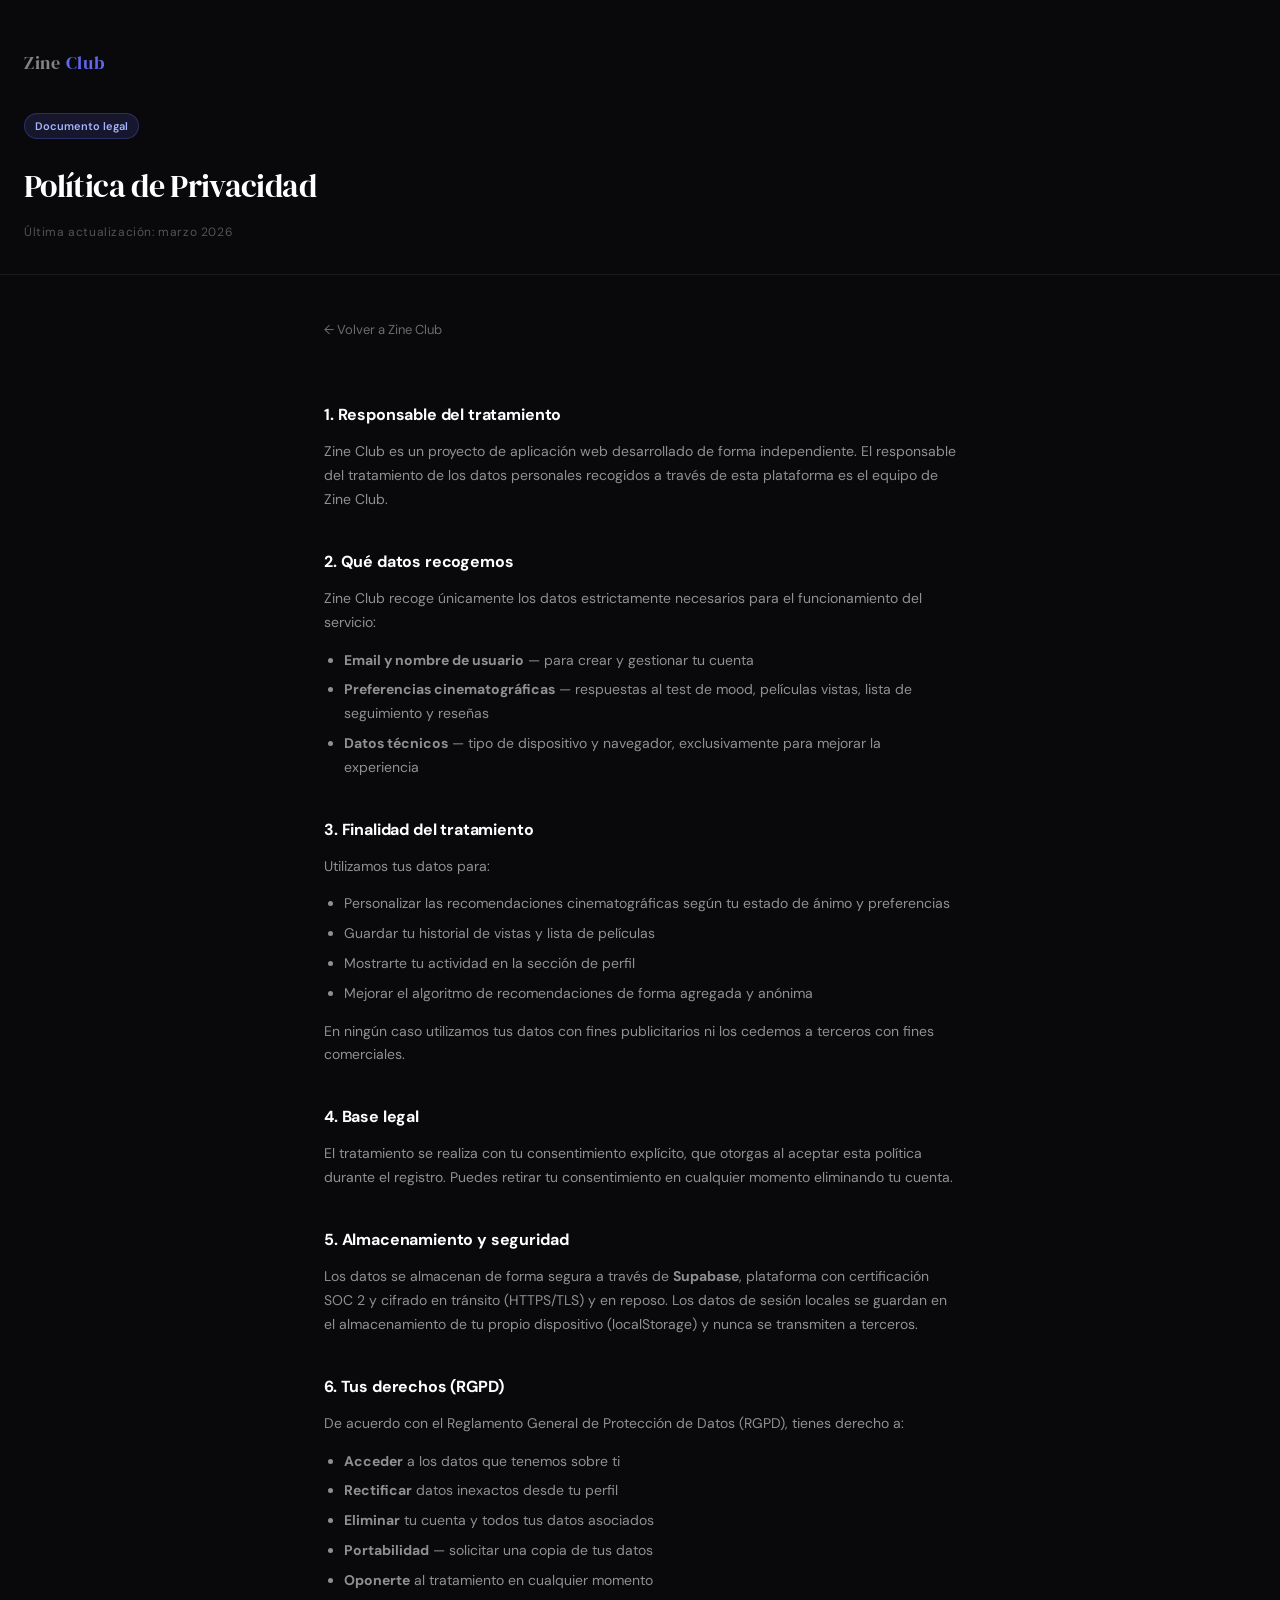
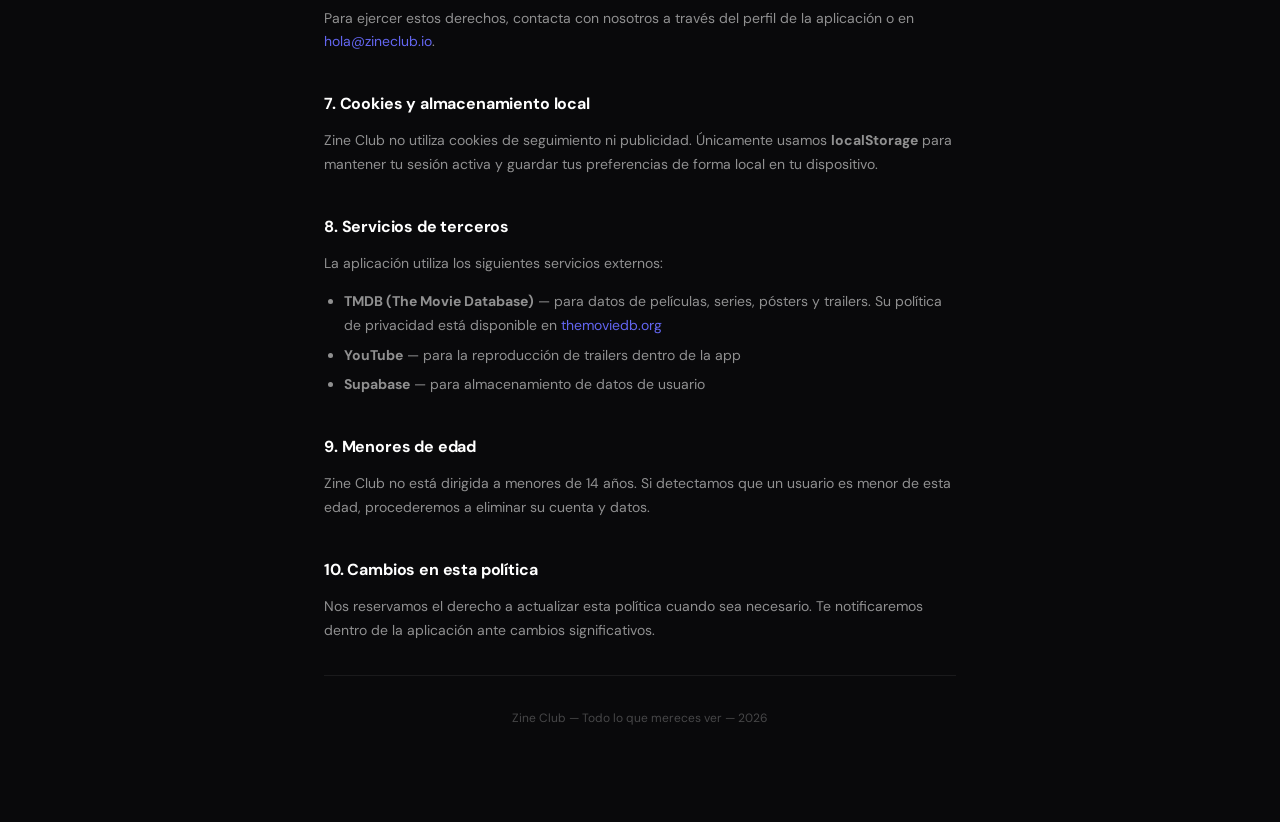
<file: legal.html>
<!DOCTYPE html>
<html lang="es">
<head>
  <meta charset="UTF-8"/>
  <meta name="viewport" content="width=device-width,initial-scale=1"/>
  <title>Política de Privacidad — Zine Club</title>
  <link rel="icon" href="icon-192.png"/>
  <style>
    *{margin:0;padding:0;box-sizing:border-box;}
    body{background:#09090b;color:#e4e4e7;font-family:'DM Sans','Helvetica Neue',sans-serif;line-height:1.7;padding:0 0 80px;}
    header{padding:48px 24px 32px;border-bottom:1px solid rgba(255,255,255,0.07);}
    .logo{font-family:'DM Serif Display',Georgia,serif;font-size:18px;letter-spacing:0.04em;color:rgba(255,255,255,0.5);display:block;margin-bottom:32px;text-decoration:none;}
    .logo span{color:#6366f1;}
    h1{font-family:'DM Serif Display',Georgia,serif;font-size:32px;font-weight:400;letter-spacing:-0.02em;color:#fff;margin-bottom:8px;}
    .date{font-size:12px;color:rgba(255,255,255,0.3);letter-spacing:0.05em;}
    main{max-width:680px;margin:0 auto;padding:40px 24px 0;}
    h2{font-size:16px;font-weight:700;color:#fff;margin:36px 0 12px;letter-spacing:-0.01em;}
    p{font-size:14px;color:rgba(255,255,255,0.55);margin-bottom:14px;}
    ul{padding-left:20px;margin-bottom:14px;}
    li{font-size:14px;color:rgba(255,255,255,0.55);margin-bottom:6px;}
    a{color:#6366f1;text-decoration:none;}
    .back{display:inline-flex;align-items:center;gap:6px;font-size:13px;color:rgba(255,255,255,0.4);margin-bottom:24px;text-decoration:none;}
    .back:hover{color:#fff;}
    .pill{display:inline-block;background:rgba(99,102,241,0.15);border:1px solid rgba(99,102,241,0.3);color:#a5b4fc;padding:3px 10px;border-radius:20px;font-size:11px;font-weight:600;margin-bottom:20px;}
    hr{border:none;border-top:1px solid rgba(255,255,255,0.07);margin:32px 0;}
  </style>
  <link rel="preconnect" href="https://fonts.googleapis.com"/>
  <link href="https://fonts.googleapis.com/css2?family=DM+Serif+Display:ital@0;1&family=DM+Sans:wght@300;400;500;600;700&display=swap" rel="stylesheet"/>
</head>
<body>
  <header>
    <a href="/rack/" class="logo">Zine <span>Club</span></a>
    <div class="pill">Documento legal</div>
    <h1>Política de Privacidad</h1>
    <div class="date">Última actualización: marzo 2026</div>
  </header>
  <main>
    <a href="/rack/" class="back">← Volver a Zine Club</a>

    <h2>1. Responsable del tratamiento</h2>
    <p>Zine Club es un proyecto de aplicación web desarrollado de forma independiente. El responsable del tratamiento de los datos personales recogidos a través de esta plataforma es el equipo de Zine Club.</p>

    <h2>2. Qué datos recogemos</h2>
    <p>Zine Club recoge únicamente los datos estrictamente necesarios para el funcionamiento del servicio:</p>
    <ul>
      <li><strong>Email y nombre de usuario</strong> — para crear y gestionar tu cuenta</li>
      <li><strong>Preferencias cinematográficas</strong> — respuestas al test de mood, películas vistas, lista de seguimiento y reseñas</li>
      <li><strong>Datos técnicos</strong> — tipo de dispositivo y navegador, exclusivamente para mejorar la experiencia</li>
    </ul>

    <h2>3. Finalidad del tratamiento</h2>
    <p>Utilizamos tus datos para:</p>
    <ul>
      <li>Personalizar las recomendaciones cinematográficas según tu estado de ánimo y preferencias</li>
      <li>Guardar tu historial de vistas y lista de películas</li>
      <li>Mostrarte tu actividad en la sección de perfil</li>
      <li>Mejorar el algoritmo de recomendaciones de forma agregada y anónima</li>
    </ul>
    <p>En ningún caso utilizamos tus datos con fines publicitarios ni los cedemos a terceros con fines comerciales.</p>

    <h2>4. Base legal</h2>
    <p>El tratamiento se realiza con tu consentimiento explícito, que otorgas al aceptar esta política durante el registro. Puedes retirar tu consentimiento en cualquier momento eliminando tu cuenta.</p>

    <h2>5. Almacenamiento y seguridad</h2>
    <p>Los datos se almacenan de forma segura a través de <strong>Supabase</strong>, plataforma con certificación SOC 2 y cifrado en tránsito (HTTPS/TLS) y en reposo. Los datos de sesión locales se guardan en el almacenamiento de tu propio dispositivo (localStorage) y nunca se transmiten a terceros.</p>

    <h2>6. Tus derechos (RGPD)</h2>
    <p>De acuerdo con el Reglamento General de Protección de Datos (RGPD), tienes derecho a:</p>
    <ul>
      <li><strong>Acceder</strong> a los datos que tenemos sobre ti</li>
      <li><strong>Rectificar</strong> datos inexactos desde tu perfil</li>
      <li><strong>Eliminar</strong> tu cuenta y todos tus datos asociados</li>
      <li><strong>Portabilidad</strong> — solicitar una copia de tus datos</li>
      <li><strong>Oponerte</strong> al tratamiento en cualquier momento</li>
    </ul>
    <p>Para ejercer estos derechos, contacta con nosotros a través del perfil de la aplicación o en <a href="mailto:hola@zineclub.io">hola@zineclub.io</a>.</p>

    <h2>7. Cookies y almacenamiento local</h2>
    <p>Zine Club no utiliza cookies de seguimiento ni publicidad. Únicamente usamos <strong>localStorage</strong> para mantener tu sesión activa y guardar tus preferencias de forma local en tu dispositivo.</p>

    <h2>8. Servicios de terceros</h2>
    <p>La aplicación utiliza los siguientes servicios externos:</p>
    <ul>
      <li><strong>TMDB (The Movie Database)</strong> — para datos de películas, series, pósters y trailers. Su política de privacidad está disponible en <a href="https://www.themoviedb.org/privacy-policy" target="_blank">themoviedb.org</a></li>
      <li><strong>YouTube</strong> — para la reproducción de trailers dentro de la app</li>
      <li><strong>Supabase</strong> — para almacenamiento de datos de usuario</li>
    </ul>

    <h2>9. Menores de edad</h2>
    <p>Zine Club no está dirigida a menores de 14 años. Si detectamos que un usuario es menor de esta edad, procederemos a eliminar su cuenta y datos.</p>

    <h2>10. Cambios en esta política</h2>
    <p>Nos reservamos el derecho a actualizar esta política cuando sea necesario. Te notificaremos dentro de la aplicación ante cambios significativos.</p>

    <hr/>
    <p style="font-size:12px;color:rgba(255,255,255,0.25);text-align:center;">Zine Club &mdash; Todo lo que mereces ver &mdash; 2026</p>
  </main>
</body>
</html>
</file>
